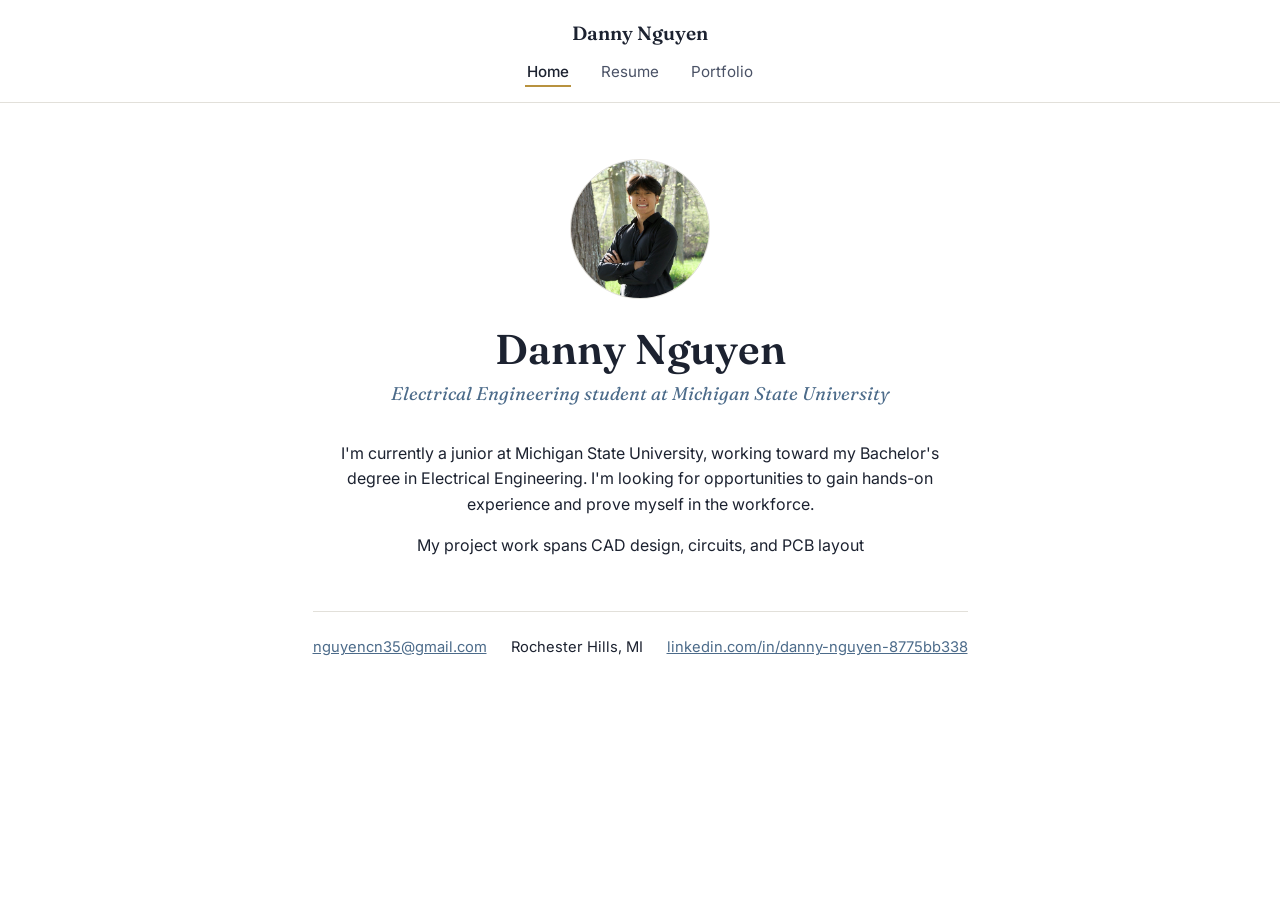
<file: index.html>
<!DOCTYPE html>
<html lang="en">
<head>
<meta charset="UTF-8">
<meta name="viewport" content="width=device-width, initial-scale=1.0">
<title>Danny Nguyen — About</title>
<link rel="stylesheet" href="style.css">
</head>
<body>

<nav class="topnav">
  <div class="topnav-inner">
    <p class="brand">Danny Nguyen</p>
    <ul>
      <li><a href="index.html" class="active">Home</a></li>
      <li><a href="resume.html">Resume</a></li>
      <li><a href="portfolio.html">Portfolio</a></li>
    </ul>
  </div>
</nav>

<main>
  <div class="hero">
    <div class="photo-wrap fade-up" style="animation-delay:0.05s;">
      <img class="profile-photo" src="images/danny-nguyen-pfp.png" alt="Danny Nguyen">
    </div>

    <h1 class="name fade-up" style="animation-delay:0.2s;">Danny Nguyen</h1>
    <p class="tagline fade-up" style="animation-delay:0.35s;">Electrical Engineering student at Michigan State University</p>

    <div class="about-body fade-up" style="animation-delay:0.5s;">
      <p>
        I'm currently a junior at Michigan State University, working toward my
        Bachelor's degree in Electrical Engineering. I'm looking for opportunities
        to gain hands-on experience and prove myself in the workforce.
      </p>
      <p>
        My project work spans CAD design, circuits, and PCB layout
      </p>
    </div>

    <div class="contact-row fade-up" style="animation-delay:0.65s;">
      <a href="mailto:nguyencn35@gmail.com">nguyencn35@gmail.com</a>
      <span>Rochester Hills, MI</span>
      <a href="https://www.linkedin.com/in/danny-nguyen-8775bb338/" target="_blank" rel="noopener">linkedin.com/in/danny-nguyen-8775bb338</a>
    </div>
  </div>
</main>

</body>
</html>
</file>
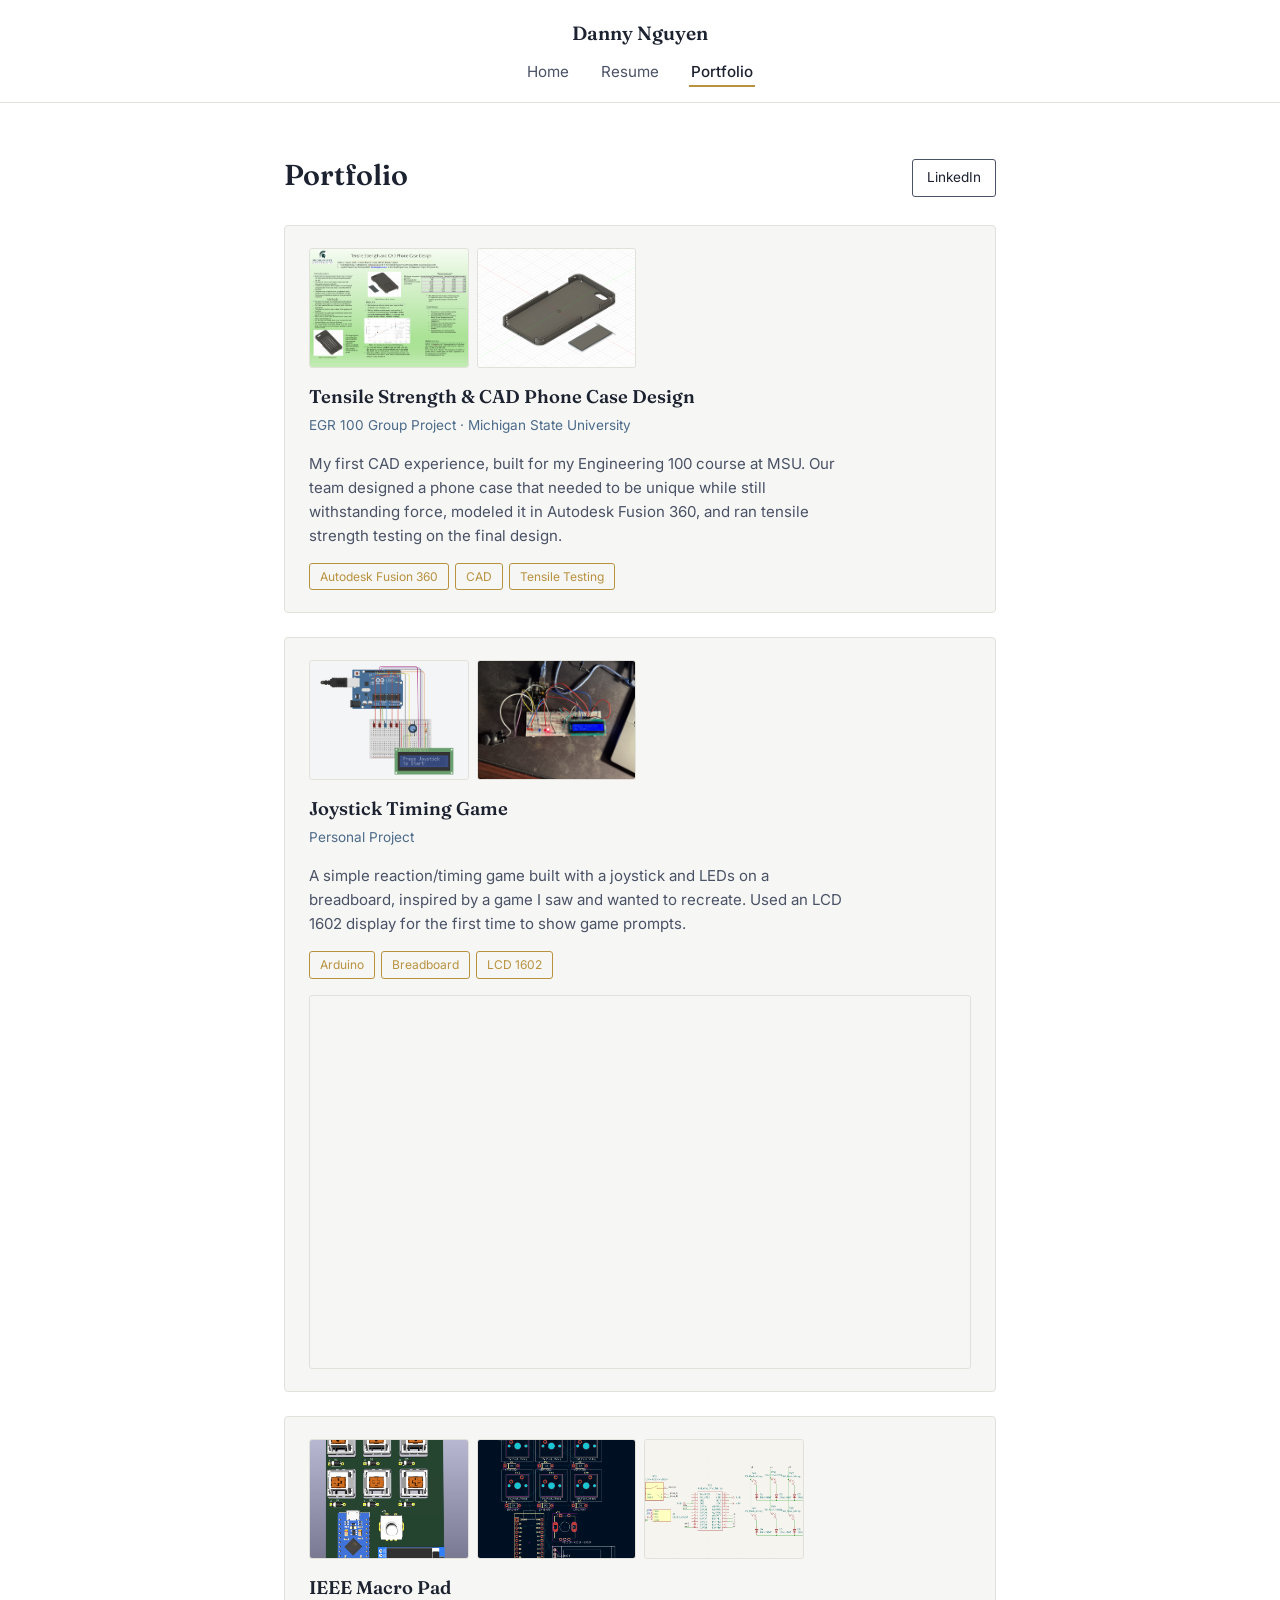
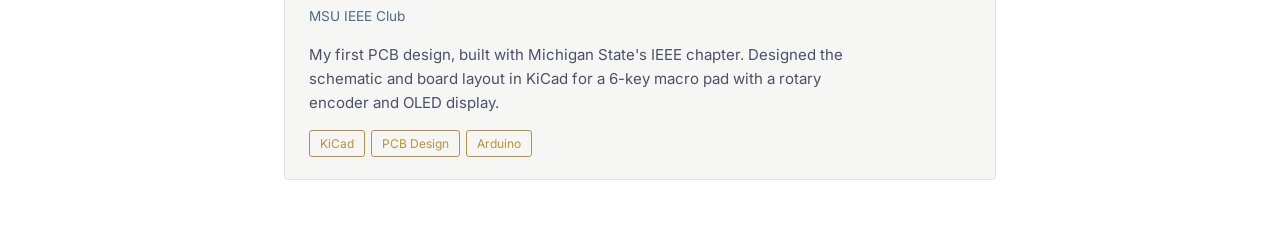
<file: portfolio.html>
<!DOCTYPE html>
<html lang="en">
<head>
<meta charset="UTF-8">
<meta name="viewport" content="width=device-width, initial-scale=1.0">
<title>Danny Nguyen — Portfolio</title>
<link rel="stylesheet" href="style.css">
</head>
<body>

<nav class="topnav">
  <div class="topnav-inner">
    <p class="brand">Danny Nguyen</p>
    <ul>
      <li><a href="index.html">Home</a></li>
      <li><a href="resume.html">Resume</a></li>
      <li><a href="portfolio.html" class="active">Portfolio</a></li>
    </ul>
  </div>
</nav>

<main>
  <div class="page-head fade-up" style="animation-delay:0.05s;">
    <h1 class="name" style="font-size:1.8rem;">Portfolio</h1>
    <a class="small-btn" href="https://www.linkedin.com/in/danny-nguyen-8775bb338/" target="_blank" rel="noopener">LinkedIn</a>
  </div>

  <div class="project-list">

    <div class="project-card fade-up" style="animation-delay:0.15s;">
      <div class="project-photos-grid">
        <img class="project-photo-thumb" src="images/phone-case-1.png" alt="Tensile Strength & CAD Phone Case Design">
        <img class="project-photo-thumb" src="images/phone-case-2.png" alt="Tensile Strength & CAD Phone Case Design">
      </div>
      <h3 class="project-title">Tensile Strength &amp; CAD Phone Case Design</h3>
      <p class="project-role">EGR 100 Group Project · Michigan State University</p>
      <p class="project-desc">
        My first CAD experience, built for my Engineering 100 course at MSU. Our team designed a
        phone case that needed to be unique while still withstanding force, modeled it in Autodesk
        Fusion 360, and ran tensile strength testing on the final design.
      </p>
      <div class="project-tags">
        <span class="skill-tag">Autodesk Fusion 360</span>
        <span class="skill-tag">CAD</span>
        <span class="skill-tag">Tensile Testing</span>
      </div>
    </div>

    <div class="project-card fade-up" style="animation-delay:0.25s;">
      <div class="project-photos-grid">
        <img class="project-photo-thumb" src="images/timing-game-1.png" alt="Joystick Timing Game">
        <img class="project-photo-thumb" src="images/timing-game-2.png" alt="Joystick Timing Game">
      </div>
      <h3 class="project-title">Joystick Timing Game</h3>
      <p class="project-role">Personal Project</p>
      <p class="project-desc">
        A simple reaction/timing game built with a joystick and LEDs on a breadboard, inspired by a
        game I saw and wanted to recreate. Used an LCD 1602 display for the first time to show game
        prompts.
      </p>
      <div class="project-tags">
        <span class="skill-tag">Arduino</span>
        <span class="skill-tag">Breadboard</span>
        <span class="skill-tag">LCD 1602</span>
      </div>
      <div class="project-video-wrap">
        <iframe src="https://www.youtube.com/embed/p_02Ek7JiuU" title="Joystick Timing Game demo" allowfullscreen></iframe>
      </div>
    </div>

    <div class="project-card fade-up" style="animation-delay:0.35s;">
      <div class="project-photos-grid">
        <img class="project-photo-thumb" src="images/macropad-1.png" alt="IEEE Macro Pad">
        <img class="project-photo-thumb" src="images/macropad-2.png" alt="IEEE Macro Pad">
        <img class="project-photo-thumb" src="images/macropad-3.png" alt="IEEE Macro Pad">
      </div>
      <h3 class="project-title">IEEE Macro Pad</h3>
      <p class="project-role">MSU IEEE Club</p>
      <p class="project-desc">
        My first PCB design, built with Michigan State's IEEE chapter. Designed the schematic and
        board layout in KiCad for a 6-key macro pad with a rotary encoder and OLED display.
      </p>
      <div class="project-tags">
        <span class="skill-tag">KiCad</span>
        <span class="skill-tag">PCB Design</span>
        <span class="skill-tag">Arduino</span>
      </div>
    </div>

  </div>
</main>

</body>
</html>
</file>
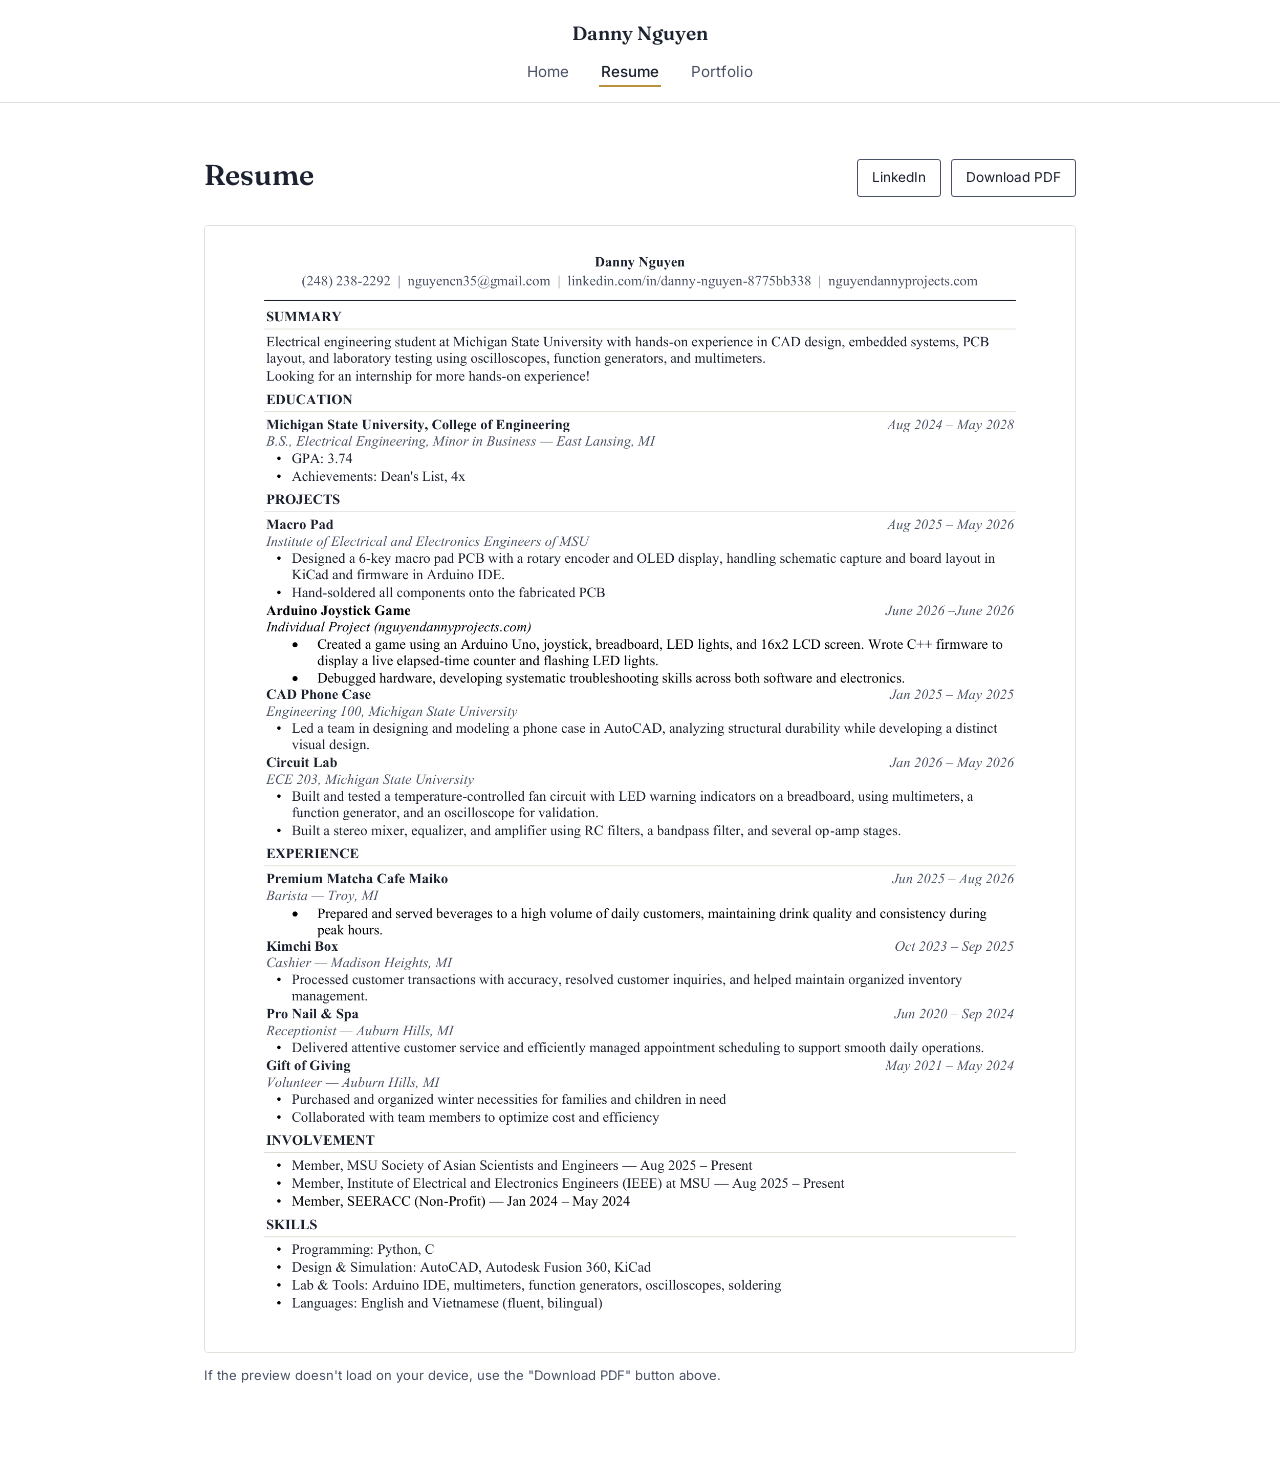
<file: resume.html>
<!DOCTYPE html>
<html lang="en">
<head>
<meta charset="UTF-8">
<meta name="viewport" content="width=device-width, initial-scale=1.0">
<title>Danny Nguyen — Resume</title>
<link rel="stylesheet" href="style.css?v=2">
</head>
<body>

<nav class="topnav">
  <div class="topnav-inner">
    <p class="brand">Danny Nguyen</p>
    <ul>
      <li><a href="index.html">Home</a></li>
      <li><a href="resume.html" class="active">Resume</a></li>
      <li><a href="portfolio.html">Portfolio</a></li>
    </ul>
  </div>
</nav>

<main class="wide">
  <div class="page-head fade-up" style="animation-delay:0.05s;">
    <h1 class="name" style="font-size:1.8rem;">Resume</h1>
    <div class="page-head-actions">
      <a class="small-btn" href="https://www.linkedin.com/in/danny-nguyen-8775bb338/" target="_blank" rel="noopener">LinkedIn</a>
      <a class="small-btn" href="images/Danny_Nguyen_Electrical_Engineering_Intern.pdf" target="_blank" rel="noopener">Download PDF</a>
    </div>
  </div>

  <div class="pdf-frame-wrap fade-up" style="animation-delay:0.2s;">
<img src="images/Danny_Nguyen_Electrical_Engineering_Intern-1.png" alt="Danny Nguyen Resume" class="resume-img">  </div>
  <p class="pdf-fallback-note">
    If the preview doesn't load on your device, use the "Download PDF" button above.
  </p>
</main>

</body>
</html>
</file>
<file: style.css>
@import url('https://fonts.googleapis.com/css2?family=Fraunces:opsz,wght@9..144,400;9..144,500;9..144,600&family=Inter:wght@400;500;600&display=swap');

:root {
  --ink: #1c2230;
  --ink-soft: #4a5266;
  --paper: #ffffff;
  --paper-raised: #f6f6f4;
  --line: #e2e0da;
  --accent: #4c6b8a;
  --brass: #b8923f;
  --serif: 'Fraunces', Georgia, serif;
  --sans: 'Inter', -apple-system, BlinkMacSystemFont, sans-serif;
}

* { box-sizing: border-box; }

html { scroll-behavior: smooth; }

body {
  margin: 0;
  font-family: var(--sans);
  background: var(--paper);
  color: var(--ink);
  line-height: 1.6;
}

a { color: var(--accent); }

/* ---- Top navigation ---- */
nav.topnav {
  position: sticky;
  top: 0;
  z-index: 10;
  background: var(--paper);
  border-bottom: 1px solid var(--line);
  padding: 18px 40px;
}

.topnav-inner {
  max-width: 920px;
  margin: 0 auto;
  display: flex;
  flex-direction: column;
  align-items: center;
  gap: 10px;
}

.topnav .brand {
  font-family: var(--serif);
  font-size: 1.2rem;
  font-weight: 600;
  margin: 0;
  color: var(--ink);
}

.topnav ul {
  list-style: none;
  display: flex;
  justify-content: center;
  gap: 28px;
  margin: 0;
  padding: 0;
}

.topnav a {
  text-decoration: none;
  color: var(--ink-soft);
  font-size: 0.95rem;
  padding: 4px 2px;
  border-bottom: 2px solid transparent;
  transition: color 0.15s ease, border-color 0.15s ease;
}

.topnav a:hover { color: var(--ink); }

.topnav a.active {
  color: var(--ink);
  border-bottom-color: var(--brass);
  font-weight: 500;
}

main {
  max-width: 760px;
  margin: 0 auto;
  padding: 56px 24px 72px;
}

main.wide { max-width: 920px; }

button.small-btn, a.small-btn {
  font-family: var(--sans);
  font-size: 0.85rem;
  background: none;
  border: 1px solid var(--ink-soft);
  color: var(--ink);
  padding: 7px 14px;
  border-radius: 3px;
  cursor: pointer;
  text-decoration: none;
  display: inline-block;
  transition: background 0.15s ease, color 0.15s ease;
}

a.small-btn:hover, button.small-btn:hover {
  background: var(--ink);
  color: var(--paper);
}

/* ---- Home / About ---- */
.hero {
  display: flex;
  flex-direction: column;
  align-items: center;
  text-align: center;
}

.photo-wrap {
  width: 140px;
  height: 140px;
  margin-bottom: 28px;
}

.profile-photo {
  width: 140px;
  height: 140px;
  border-radius: 50%;
  object-fit: cover;
  border: 1px solid var(--line);
  display: block;
}

h1.name {
  font-family: var(--serif);
  font-size: 2.6rem;
  font-weight: 600;
  margin: 0 0 6px 0;
  line-height: 1.1;
}

p.tagline {
  font-family: var(--serif);
  font-style: italic;
  font-size: 1.15rem;
  color: var(--accent);
  margin: 0 0 32px 0;
}

.about-body p { margin: 0 0 16px 0; max-width: 62ch; }

.contact-row {
  margin-top: 36px;
  padding-top: 24px;
  border-top: 1px solid var(--line);
  display: flex;
  justify-content: center;
  gap: 24px;
  flex-wrap: wrap;
  font-size: 0.92rem;
}

/* ---- Entrance animation ---- */
@keyframes fadeUp {
  from { opacity: 0; transform: translateY(18px); }
  to { opacity: 1; transform: none; }
}

.fade-up {
  opacity: 0;
  animation: fadeUp 0.7s ease forwards;
}

/* ---- Resume ---- */
.page-head {
  display: flex;
  justify-content: space-between;
  align-items: flex-end;
  gap: 16px;
  flex-wrap: wrap;
  margin-bottom: 28px;
}

.page-head-actions {
  display: flex;
  gap: 10px;
  flex-wrap: wrap;
}

/* ---- Resume image ---- */
.resume-img-wrap {
  border: 1px solid var(--line);
  border-radius: 4px;
  overflow: hidden;
  background: var(--paper);
  padding: 16px;
}

.pdf-frame-wrap {
  border: 1px solid var(--line);
  border-radius: 4px;
  overflow: hidden;
  background: var(--paper);
}

.pdf-frame {
  width: 100%;
  height: 85vh;
  min-height: 500px;
  border: none;
  display: block;
}

.pdf-fallback-note {
  font-size: 0.82rem;
  color: var(--ink-soft);
  margin-top: 12px;
}

.resume-img {
  width: 100%;
  height: auto;
  display: block;
  border-radius: 2px;
}

.skill-tag {
  border: 1px solid var(--line);
  padding: 5px 12px;
  border-radius: 3px;
  font-size: 0.85rem;
  background: var(--paper-raised);
}

/* ---- Portfolio ---- */
.project-list {
  display: flex;
  flex-direction: column;
  gap: 24px;
}

.project-card {
  border: 1px solid var(--line);
  border-radius: 4px;
  padding: 22px 24px;
  background: var(--paper-raised);
}

.project-photos-grid {
  display: grid;
  grid-template-columns: repeat(auto-fill, minmax(140px, 1fr));
  gap: 8px;
  margin-bottom: 14px;
}

.project-photo-thumb {
  width: 100%;
  aspect-ratio: 4 / 3;
  object-fit: cover;
  border-radius: 3px;
  border: 1px solid var(--line);
  display: block;
  cursor: zoom-in;
}

.project-title {
  font-family: var(--serif);
  font-size: 1.15rem;
  font-weight: 600;
  margin: 0 0 4px 0;
}

.project-role {
  font-size: 0.85rem;
  color: var(--accent);
  margin: 0 0 12px 0;
}

.project-desc {
  font-size: 0.94rem;
  color: var(--ink-soft);
  max-width: 60ch;
}

.project-tags {
  margin-top: 12px;
  display: flex;
  gap: 6px;
  flex-wrap: wrap;
}

.project-tags .skill-tag {
  font-size: 0.75rem;
  padding: 3px 10px;
  border-color: var(--brass);
  color: var(--brass);
  background: transparent;
}

.project-video-wrap {
  margin-top: 16px;
  position: relative;
  width: 100%;
  padding-top: 56.25%;
  border-radius: 3px;
  overflow: hidden;
  border: 1px solid var(--line);
}

.project-video-wrap iframe {
  position: absolute;
  top: 0; left: 0;
  width: 100%;
  height: 100%;
  border: none;
}

/* ---- Mobile ---- */
@media (max-width: 760px) {
  nav.topnav { padding: 16px 20px; }
  .topnav-inner { justify-content: center; text-align: center; }
  .topnav ul { gap: 18px; justify-content: center; }
  main { padding: 36px 20px 56px; }
  h1.name { font-size: 2rem; }
}
</file>
